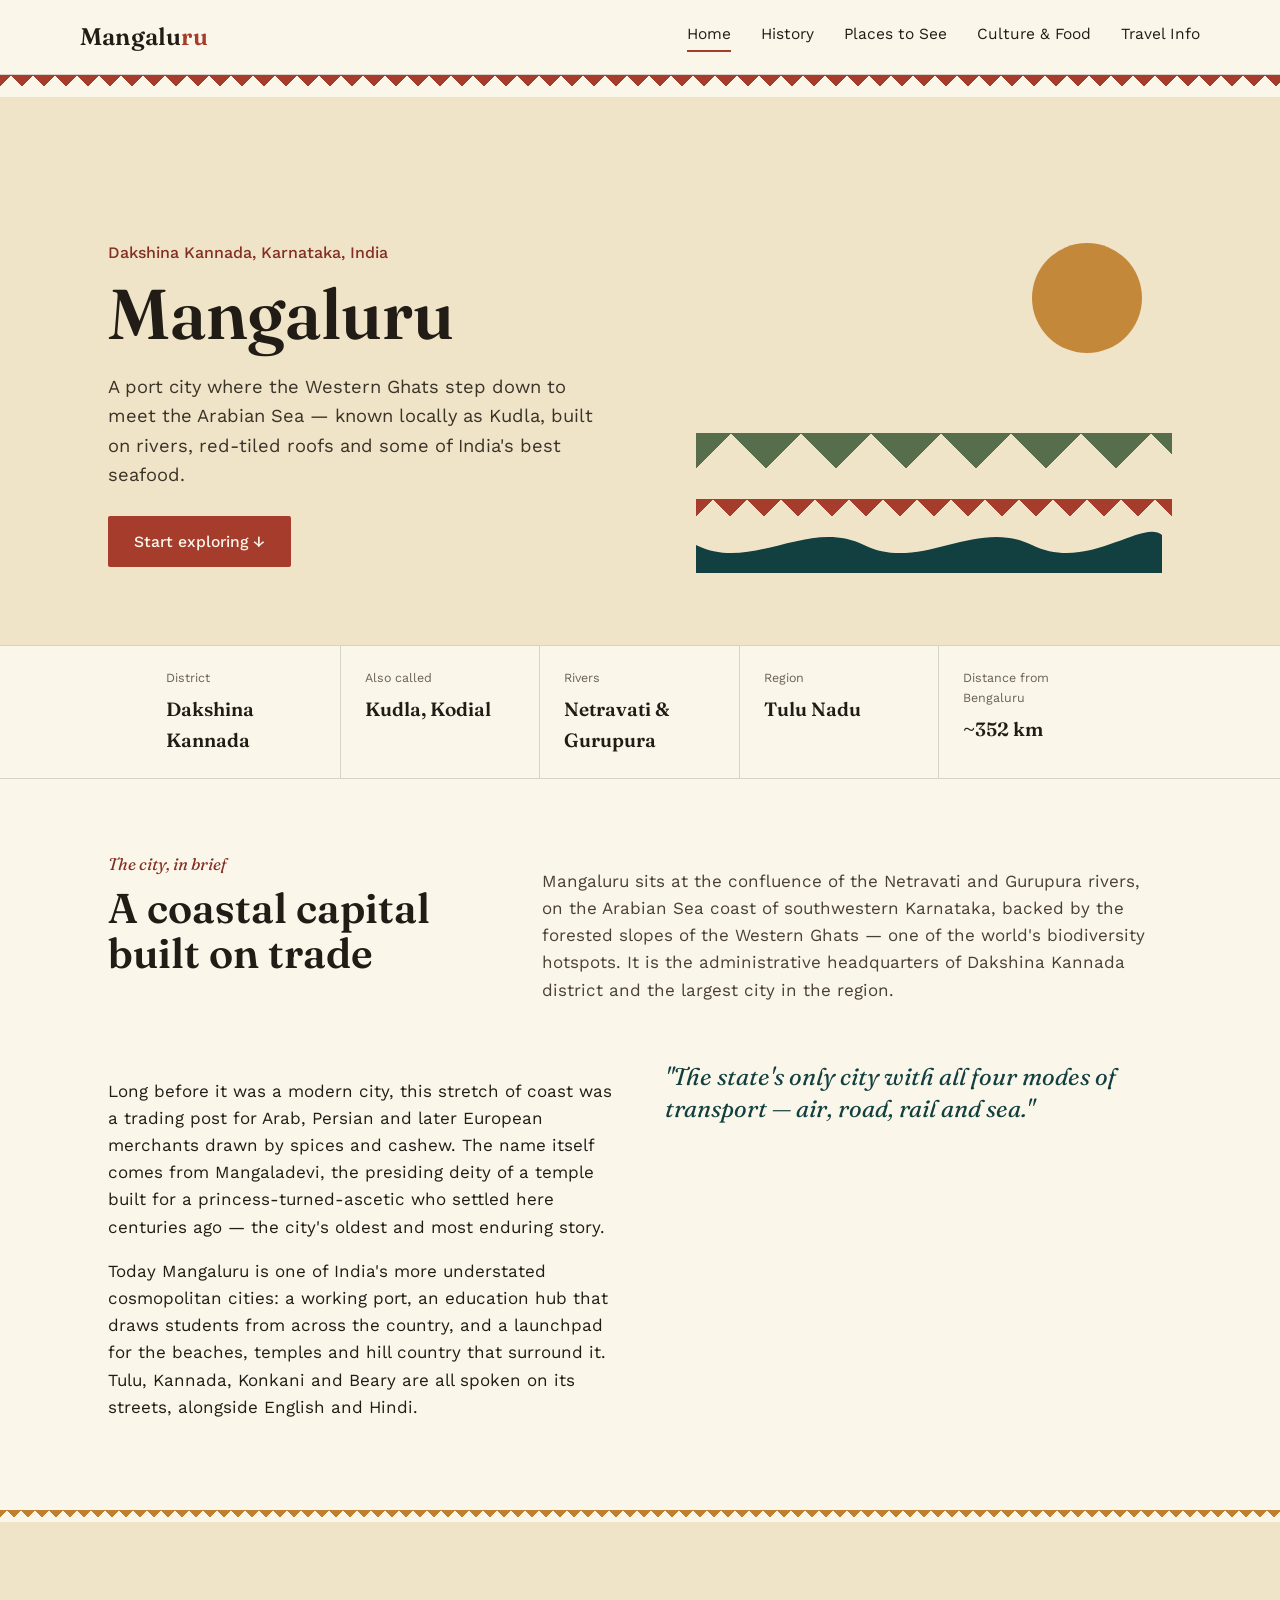
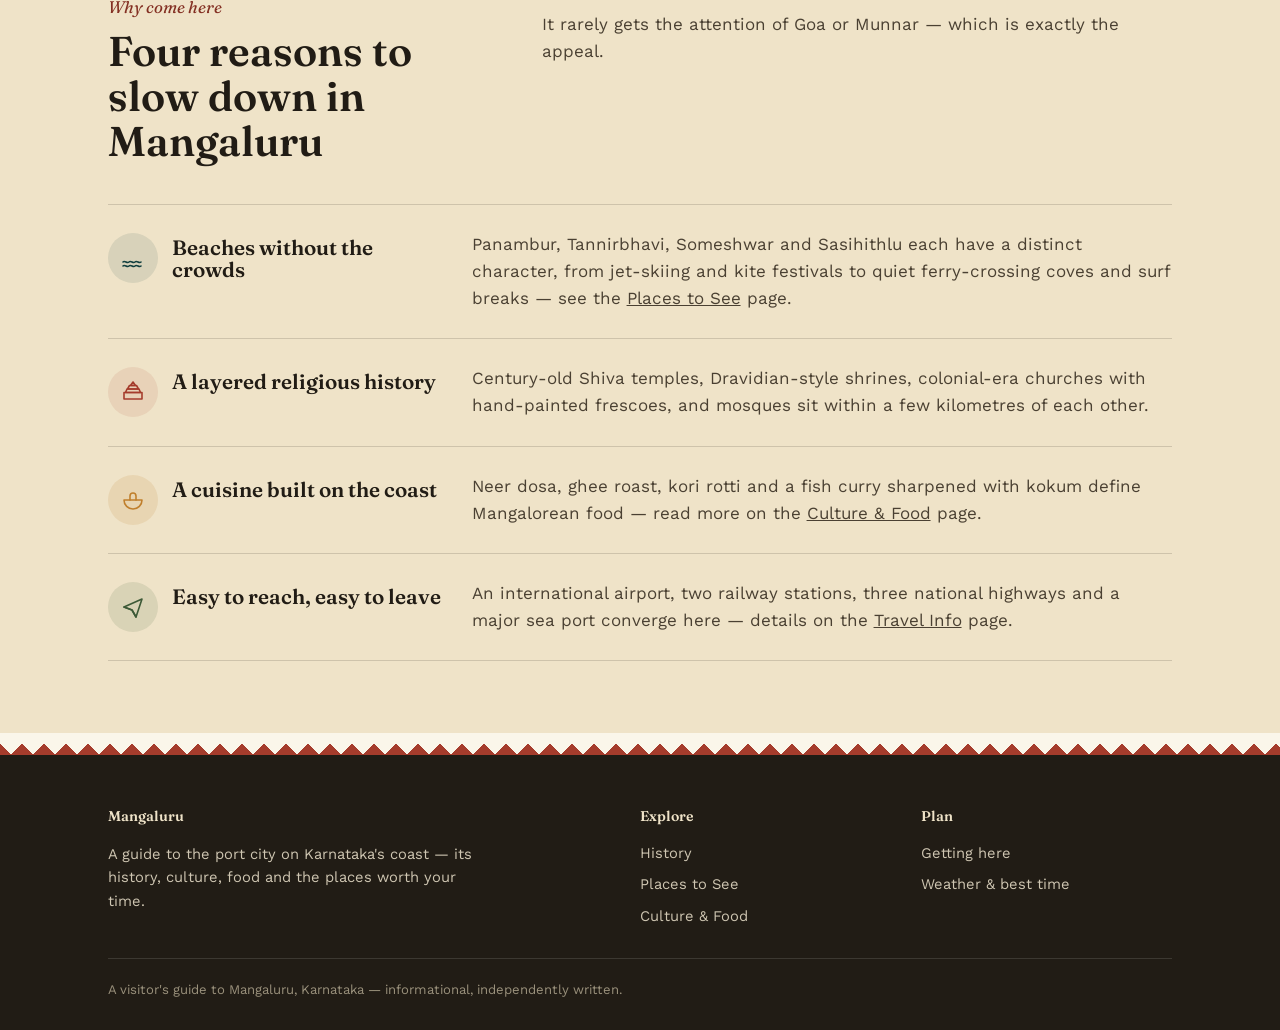
<file: mangaluru-site/index.html>
<!DOCTYPE html>
<html lang="en">
<head>
<meta charset="UTF-8">
<meta name="viewport" content="width=device-width, initial-scale=1.0">
<title>Mangaluru — A Guide to the Coastal Capital of Tulu Nadu</title>
<meta name="description" content="A complete guide to Mangaluru: history, geography, culture, cuisine, places to visit and travel information.">
<link rel="stylesheet" href="css/style.css">
</head>
<body>

<header class="site">
  <div class="container nav-row">
    <a href="index.html" class="brand">Mangalu<span>ru</span></a>
    <button class="nav-toggle" aria-label="Toggle menu">☰</button>
    <nav class="links">
      <a href="index.html" class="active">Home</a>
      <a href="history.html">History</a>
      <a href="places.html">Places to See</a>
      <a href="culture.html">Culture &amp; Food</a>
      <a href="travel.html">Travel Info</a>
    </nav>
  </div>
</header>

<div class="roofline"></div>

<section class="hero">
  <div class="hero-inner">
    <div>
      <p class="kicker">Dakshina Kannada, Karnataka, India</p>
      <h1>Mangaluru</h1>
      <p class="lede">A port city where the Western Ghats step down to meet the Arabian Sea — known locally as Kudla, built on rivers, red-tiled roofs and some of India's best seafood.</p>
      <a class="hero-cta" href="#overview">Start exploring ↓</a>
    </div>
    <div class="hero-art">
      <div class="sun"></div>
      <div class="hills"></div>
      <div class="roofs"></div>
      <svg class="wave" viewBox="0 0 500 60" preserveAspectRatio="none" xmlns="http://www.w3.org/2000/svg">
        <path d="M0,30 C60,60 120,0 180,30 C240,60 300,0 360,30 C420,60 480,0 500,20 L500,60 L0,60 Z" fill="#123f3f"></path>
      </svg>
    </div>
  </div>
</section>

<div class="facts">
  <div class="container facts" style="border:none;">
    <div class="fact">
      <div class="label">District</div>
      <div class="value">Dakshina Kannada</div>
    </div>
    <div class="fact">
      <div class="label">Also called</div>
      <div class="value">Kudla, Kodial</div>
    </div>
    <div class="fact">
      <div class="label">Rivers</div>
      <div class="value">Netravati &amp; Gurupura</div>
    </div>
    <div class="fact">
      <div class="label">Region</div>
      <div class="value">Tulu Nadu</div>
    </div>
    <div class="fact">
      <div class="label">Distance from Bengaluru</div>
      <div class="value">~352 km</div>
    </div>
  </div>
</div>

<section id="overview">
  <div class="container">
    <div class="section-head">
      <div>
        <span class="section-num">The city, in brief</span>
        <h2>A coastal capital built on trade</h2>
      </div>
      <p class="desc">Mangaluru sits at the confluence of the Netravati and Gurupura rivers, on the Arabian Sea coast of southwestern Karnataka, backed by the forested slopes of the Western Ghats — one of the world's biodiversity hotspots. It is the administrative headquarters of Dakshina Kannada district and the largest city in the region.</p>
      </div>

    <div class="split">
      <div>
        <p>Long before it was a modern city, this stretch of coast was a trading post for Arab, Persian and later European merchants drawn by spices and cashew. The name itself comes from Mangaladevi, the presiding deity of a temple built for a princess-turned-ascetic who settled here centuries ago — the city's oldest and most enduring story.</p>
        <p>Today Mangaluru is one of India's more understated cosmopolitan cities: a working port, an education hub that draws students from across the country, and a launchpad for the beaches, temples and hill country that surround it. Tulu, Kannada, Konkani and Beary are all spoken on its streets, alongside English and Hindi.</p>
      </div>
      <p class="pull">"The state's only city with all four modes of transport — air, road, rail and sea."</p>
    </div>
  </div>
</section>

<div class="roofline ochre thin"></div>

<section class="tint">
  <div class="container">
    <div class="section-head">
      <div>
        <span class="section-num">Why come here</span>
        <h2>Four reasons to slow down in Mangaluru</h2>
      </div>
      <p class="desc">It rarely gets the attention of Goa or Munnar — which is exactly the appeal.</p>
    </div>

    <div class="stack">
      <div class="row-item">
        <div class="ri-head">
          <span class="icon-badge teal"><svg viewBox="0 0 24 24"><path d="M2 16c2-2 4 2 6 0s4 2 6 0 4 2 6 0"/><path d="M2 20c2-2 4 2 6 0s4 2 6 0 4 2 6 0"/></svg></span>
          <h3>Beaches without the crowds</h3>
        </div>
        <div class="ri-body"><p>Panambur, Tannirbhavi, Someshwar and Sasihithlu each have a distinct character, from jet-skiing and kite festivals to quiet ferry-crossing coves and surf breaks — see the <a href="places.html">Places to See</a> page.</p></div>
      </div>
      <div class="row-item">
        <div class="ri-head">
          <span class="icon-badge"><svg viewBox="0 0 24 24"><path d="M12 2l2.5 3.5h-5z"/><path d="M8.5 5.5h7l2 3.5h-11z"/><path d="M6 9h12l1.5 3.5h-15z"/><path d="M3 12.5h18V19H3z"/></svg></span>
          <h3>A layered religious history</h3>
        </div>
        <div class="ri-body"><p>Century-old Shiva temples, Dravidian-style shrines, colonial-era churches with hand-painted frescoes, and mosques sit within a few kilometres of each other.</p></div>
      </div>
      <div class="row-item">
        <div class="ri-head">
          <span class="icon-badge ochre"><svg viewBox="0 0 24 24"><path d="M3 12h18a9 9 0 01-18 0z"/><path d="M9 12V8a3 3 0 016 0v4"/></svg></span>
          <h3>A cuisine built on the coast</h3>
        </div>
        <div class="ri-body"><p>Neer dosa, ghee roast, kori rotti and a fish curry sharpened with kokum define Mangalorean food — read more on the <a href="culture.html">Culture &amp; Food</a> page.</p></div>
      </div>
      <div class="row-item">
        <div class="ri-head">
          <span class="icon-badge green"><svg viewBox="0 0 24 24"><path d="M3 12l18-8-6 18-4-7z"/><path d="M15 22l-4-7-8-3"/></svg></span>
          <h3>Easy to reach, easy to leave</h3>
        </div>
        <div class="ri-body"><p>An international airport, two railway stations, three national highways and a major sea port converge here — details on the <a href="travel.html">Travel Info</a> page.</p></div>
      </div>
    </div>
  </div>
</section>

<div class="roofline flip"></div>

<footer>
  <div class="container">
    <div class="foot-grid">
      <div>
        <h5>Mangaluru</h5>
        <p>A guide to the port city on Karnataka's coast — its history, culture, food and the places worth your time.</p>
      </div>
      <div>
        <h5>Explore</h5>
        <nav>
          <a href="history.html">History</a>
          <a href="places.html">Places to See</a>
          <a href="culture.html">Culture &amp; Food</a>
        </nav>
      </div>
      <div>
        <h5>Plan</h5>
        <nav>
          <a href="travel.html">Getting here</a>
          <a href="travel.html#climate">Weather &amp; best time</a>
        </nav>
      </div>
    </div>
    <div class="foot-bottom">A visitor's guide to Mangaluru, Karnataka — informational, independently written.</div>
  </div>
</footer>

<script src="js/script.js"></script>
</body>
</html>
</file>
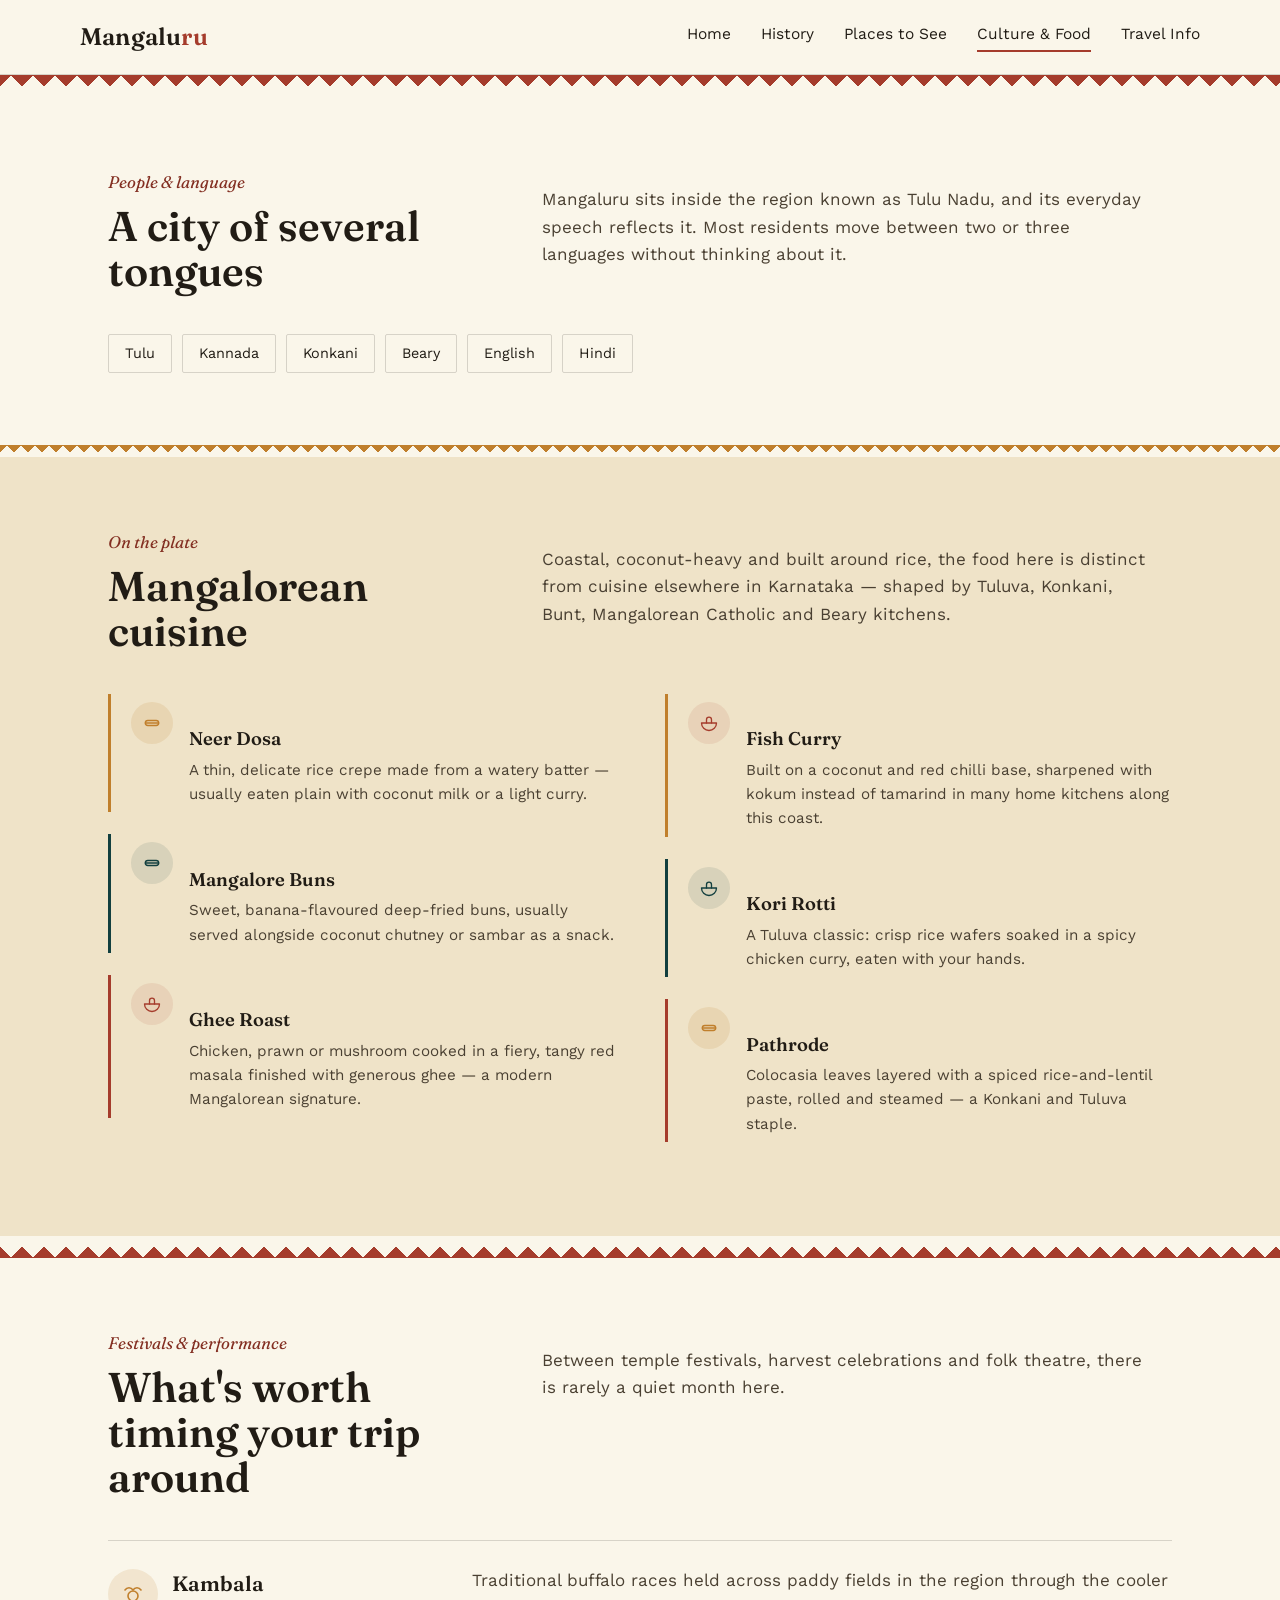
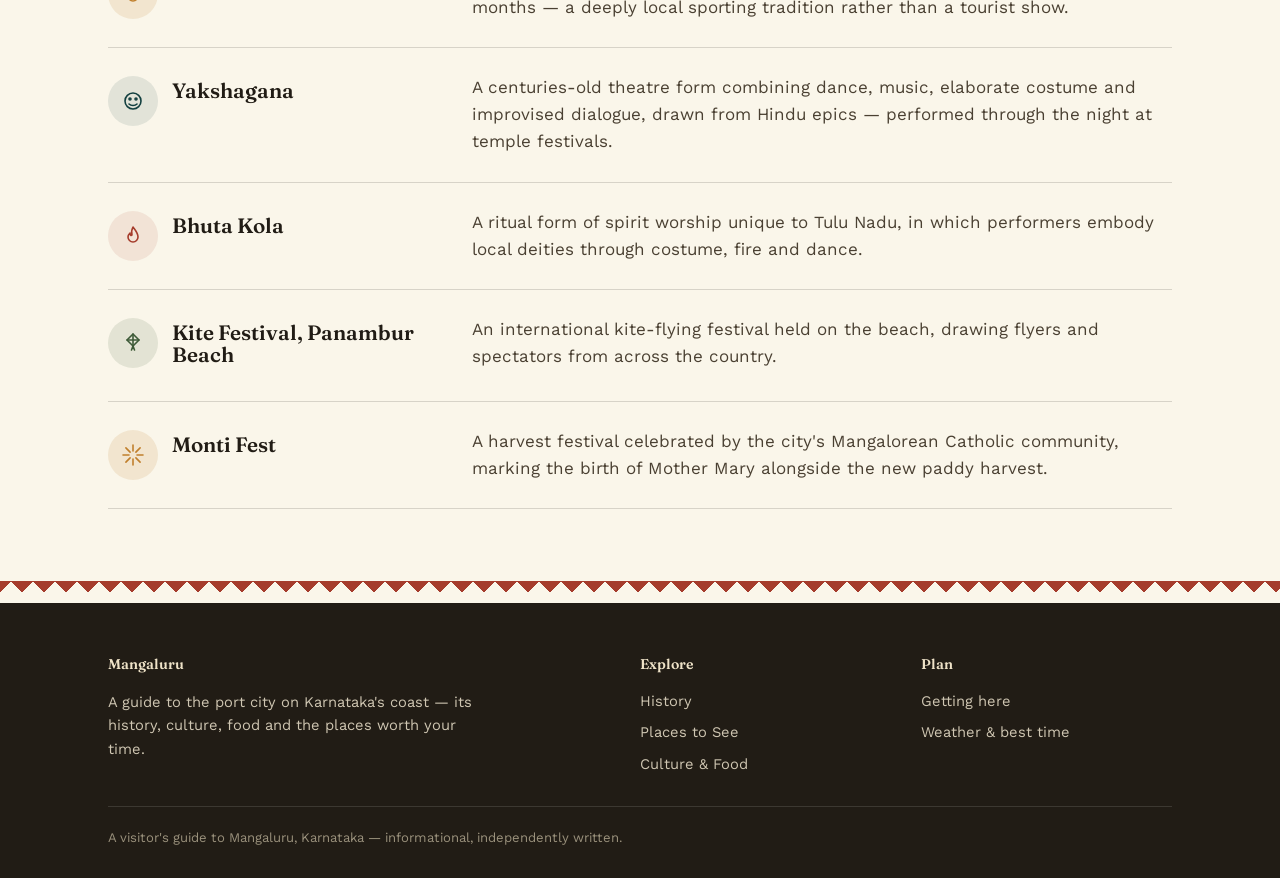
<file: mangaluru-site/culture.html>
<!DOCTYPE html>
<html lang="en">
<head>
<meta charset="UTF-8">
<meta name="viewport" content="width=device-width, initial-scale=1.0">
<title>Culture &amp; Food of Mangaluru</title>
<meta name="description" content="Languages, festivals, art forms and the signature dishes of Mangalorean cuisine.">
<link rel="stylesheet" href="css/style.css">
</head>
<body>

<header class="site">
  <div class="container nav-row">
    <a href="index.html" class="brand">Mangalu<span>ru</span></a>
    <button class="nav-toggle" aria-label="Toggle menu">☰</button>
    <nav class="links">
      <a href="index.html">Home</a>
      <a href="history.html">History</a>
      <a href="places.html">Places to See</a>
      <a href="culture.html" class="active">Culture &amp; Food</a>
      <a href="travel.html">Travel Info</a>
    </nav>
  </div>
</header>

<div class="roofline"></div>

<section>
  <div class="container">
    <div class="section-head">
      <div>
        <span class="section-num">People &amp; language</span>
        <h2>A city of several tongues</h2>
      </div>
      <p class="desc">Mangaluru sits inside the region known as Tulu Nadu, and its everyday speech reflects it. Most residents move between two or three languages without thinking about it.</p>
    </div>
    <div class="chips">
      <span class="chip">Tulu</span>
      <span class="chip">Kannada</span>
      <span class="chip">Konkani</span>
      <span class="chip">Beary</span>
      <span class="chip">English</span>
      <span class="chip">Hindi</span>
    </div>
  </div>
</section>

<div class="roofline ochre thin"></div>

<section class="tint">
  <div class="container">
    <div class="section-head">
      <div>
        <span class="section-num">On the plate</span>
        <h2>Mangalorean cuisine</h2>
      </div>
      <p class="desc">Coastal, coconut-heavy and built around rice, the food here is distinct from cuisine elsewhere in Karnataka — shaped by Tuluva, Konkani, Bunt, Mangalorean Catholic and Beary kitchens.</p>
    </div>

    <div class="split">
      <div>
        <div class="dish">
          <span class="icon-badge ochre"><svg viewBox="0 0 24 24"><rect x="4" y="9" width="16" height="6" rx="3"/><path d="M4 12h16"/></svg></span>
          <div><h4>Neer Dosa</h4><p>A thin, delicate rice crepe made from a watery batter — usually eaten plain with coconut milk or a light curry.</p></div>
        </div>
        <div class="dish">
          <span class="icon-badge teal"><svg viewBox="0 0 24 24"><rect x="4" y="9" width="16" height="6" rx="3"/><path d="M4 12h16"/></svg></span>
          <div><h4>Mangalore Buns</h4><p>Sweet, banana-flavoured deep-fried buns, usually served alongside coconut chutney or sambar as a snack.</p></div>
        </div>
        <div class="dish">
          <span class="icon-badge"><svg viewBox="0 0 24 24"><path d="M3 12h18a9 9 0 01-18 0z"/><path d="M9 12V8a3 3 0 016 0v4"/></svg></span>
          <div><h4>Ghee Roast</h4><p>Chicken, prawn or mushroom cooked in a fiery, tangy red masala finished with generous ghee — a modern Mangalorean signature.</p></div>
        </div>
      </div>
      <div>
        <div class="dish">
          <span class="icon-badge"><svg viewBox="0 0 24 24"><path d="M3 12h18a9 9 0 01-18 0z"/><path d="M9 12V8a3 3 0 016 0v4"/></svg></span>
          <div><h4>Fish Curry</h4><p>Built on a coconut and red chilli base, sharpened with kokum instead of tamarind in many home kitchens along this coast.</p></div>
        </div>
        <div class="dish">
          <span class="icon-badge teal"><svg viewBox="0 0 24 24"><path d="M3 12h18a9 9 0 01-18 0z"/><path d="M9 12V8a3 3 0 016 0v4"/></svg></span>
          <div><h4>Kori Rotti</h4><p>A Tuluva classic: crisp rice wafers soaked in a spicy chicken curry, eaten with your hands.</p></div>
        </div>
        <div class="dish">
          <span class="icon-badge ochre"><svg viewBox="0 0 24 24"><rect x="4" y="9" width="16" height="6" rx="3"/><path d="M4 12h16"/></svg></span>
          <div><h4>Pathrode</h4><p>Colocasia leaves layered with a spiced rice-and-lentil paste, rolled and steamed — a Konkani and Tuluva staple.</p></div>
        </div>
      </div>
    </div>
  </div>
</section>

<div class="roofline flip"></div>

<section>
  <div class="container">
    <div class="section-head">
      <div>
        <span class="section-num">Festivals &amp; performance</span>
        <h2>What's worth timing your trip around</h2>
      </div>
      <p class="desc">Between temple festivals, harvest celebrations and folk theatre, there is rarely a quiet month here.</p>
    </div>

    <div class="stack">
      <div class="row-item">
        <div class="ri-head">
          <span class="icon-badge ochre"><svg viewBox="0 0 24 24"><path d="M4 8c2-3 6-3 8 0 2-3 6-3 8 0"/><circle cx="12" cy="14" r="5"/></svg></span>
          <h3>Kambala</h3>
        </div>
        <div class="ri-body"><p>Traditional buffalo races held across paddy fields in the region through the cooler months — a deeply local sporting tradition rather than a tourist show.</p></div>
      </div>
      <div class="row-item">
        <div class="ri-head">
          <span class="icon-badge teal"><svg viewBox="0 0 24 24"><circle cx="12" cy="12" r="8"/><circle cx="9" cy="10" r="1"/><circle cx="15" cy="10" r="1"/><path d="M8 15c2 2 6 2 8 0"/></svg></span>
          <h3>Yakshagana</h3>
        </div>
        <div class="ri-body"><p>A centuries-old theatre form combining dance, music, elaborate costume and improvised dialogue, drawn from Hindu epics — performed through the night at temple festivals.</p></div>
      </div>
      <div class="row-item">
        <div class="ri-head">
          <span class="icon-badge"><svg viewBox="0 0 24 24"><path d="M12 3c3 4 5 6 5 10a5 5 0 01-10 0c0-2 1-3 2-4 0 2 1 3 2 2-1-3 0-6 1-8z"/></svg></span>
          <h3>Bhuta Kola</h3>
        </div>
        <div class="ri-body"><p>A ritual form of spirit worship unique to Tulu Nadu, in which performers embody local deities through costume, fire and dance.</p></div>
      </div>
      <div class="row-item">
        <div class="ri-head">
          <span class="icon-badge green"><svg viewBox="0 0 24 24"><path d="M12 3l6 6-6 6-6-6z"/><path d="M12 3v12M6 9h12"/><path d="M12 15l-1.5 4M12 15l1.5 4"/></svg></span>
          <h3>Kite Festival, Panambur Beach</h3>
        </div>
        <div class="ri-body"><p>An international kite-flying festival held on the beach, drawing flyers and spectators from across the country.</p></div>
      </div>
      <div class="row-item">
        <div class="ri-head">
          <span class="icon-badge ochre"><svg viewBox="0 0 24 24"><path d="M12 2v6M12 16v6M2 12h6M16 12h6M4.9 4.9l4.2 4.2M14.9 14.9l4.2 4.2M19.1 4.9l-4.2 4.2M9.1 14.9l-4.2 4.2"/></svg></span>
          <h3>Monti Fest</h3>
        </div>
        <div class="ri-body"><p>A harvest festival celebrated by the city's Mangalorean Catholic community, marking the birth of Mother Mary alongside the new paddy harvest.</p></div>
      </div>
    </div>
  </div>
</section>

<div class="roofline"></div>

<footer>
  <div class="container">
    <div class="foot-grid">
      <div>
        <h5>Mangaluru</h5>
        <p>A guide to the port city on Karnataka's coast — its history, culture, food and the places worth your time.</p>
      </div>
      <div>
        <h5>Explore</h5>
        <nav>
          <a href="history.html">History</a>
          <a href="places.html">Places to See</a>
          <a href="culture.html">Culture &amp; Food</a>
        </nav>
      </div>
      <div>
        <h5>Plan</h5>
        <nav>
          <a href="travel.html">Getting here</a>
          <a href="travel.html#climate">Weather &amp; best time</a>
        </nav>
      </div>
    </div>
    <div class="foot-bottom">A visitor's guide to Mangaluru, Karnataka — informational, independently written.</div>
  </div>
</footer>

<script src="js/script.js"></script>
</body>
</html>
</file>
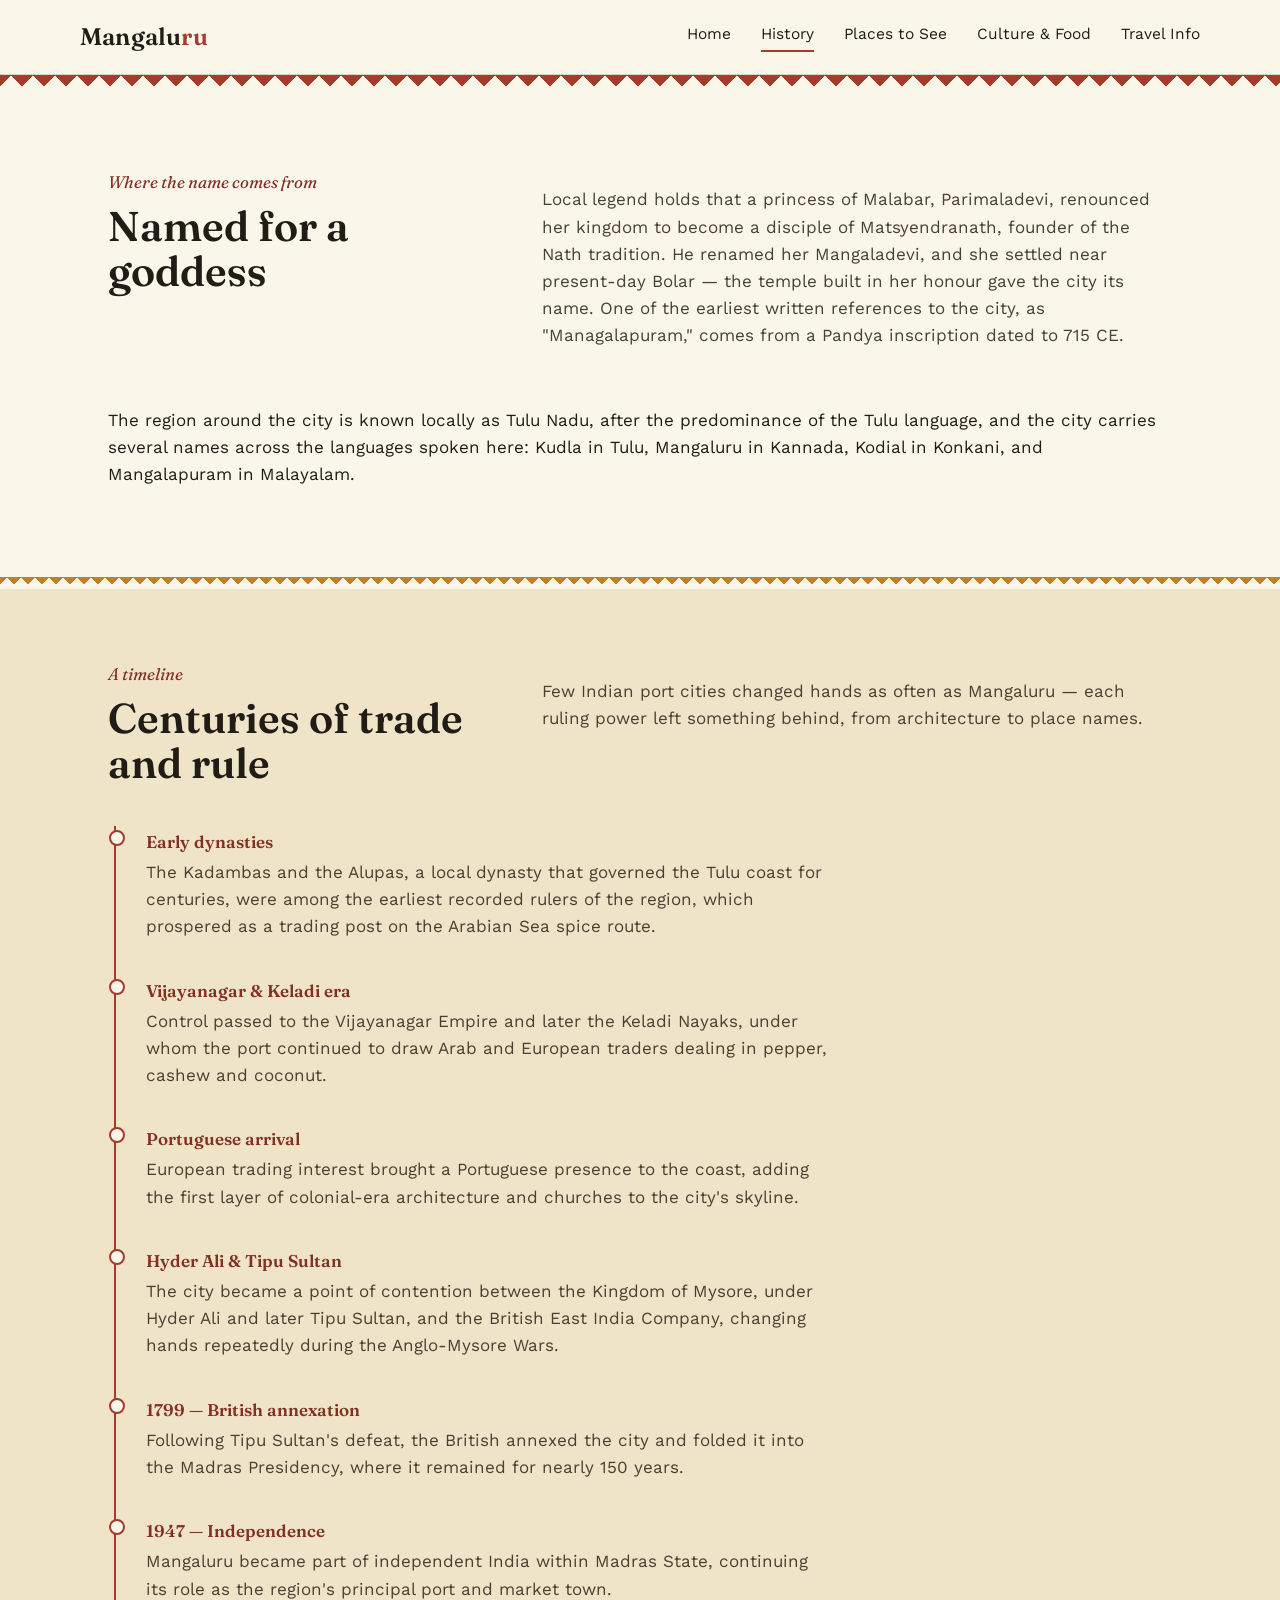
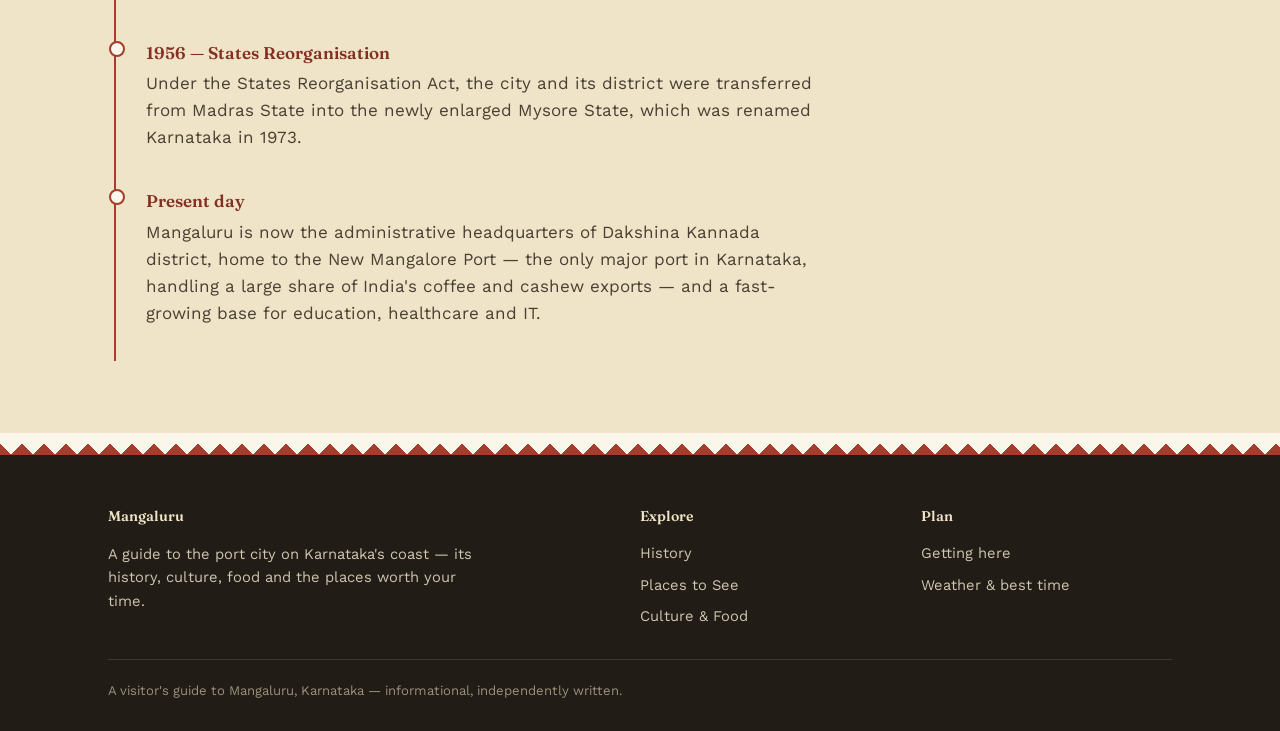
<file: mangaluru-site/history.html>
<!DOCTYPE html>
<html lang="en">
<head>
<meta charset="UTF-8">
<meta name="viewport" content="width=device-width, initial-scale=1.0">
<title>History of Mangaluru</title>
<meta name="description" content="The history of Mangaluru: its name, ruling dynasties, the Portuguese and British eras, and its path into modern Karnataka.">
<link rel="stylesheet" href="css/style.css">
</head>
<body>

<header class="site">
  <div class="container nav-row">
    <a href="index.html" class="brand">Mangalu<span>ru</span></a>
    <button class="nav-toggle" aria-label="Toggle menu">☰</button>
    <nav class="links">
      <a href="index.html">Home</a>
      <a href="history.html" class="active">History</a>
      <a href="places.html">Places to See</a>
      <a href="culture.html">Culture &amp; Food</a>
      <a href="travel.html">Travel Info</a>
    </nav>
  </div>
</header>

<div class="roofline"></div>

<section>
  <div class="container">
    <div class="section-head">
      <div>
        <span class="section-num">Where the name comes from</span>
        <h2>Named for a goddess</h2>
      </div>
      <p class="desc">Local legend holds that a princess of Malabar, Parimaladevi, renounced her kingdom to become a disciple of Matsyendranath, founder of the Nath tradition. He renamed her Mangaladevi, and she settled near present-day Bolar — the temple built in her honour gave the city its name. One of the earliest written references to the city, as "Managalapuram," comes from a Pandya inscription dated to 715 CE.</p>
    </div>
    <p>The region around the city is known locally as Tulu Nadu, after the predominance of the Tulu language, and the city carries several names across the languages spoken here: Kudla in Tulu, Mangaluru in Kannada, Kodial in Konkani, and Mangalapuram in Malayalam.</p>
  </div>
</section>

<div class="roofline ochre thin"></div>

<section class="tint">
  <div class="container">
    <div class="section-head">
      <div>
        <span class="section-num">A timeline</span>
        <h2>Centuries of trade and rule</h2>
      </div>
      <p class="desc">Few Indian port cities changed hands as often as Mangaluru — each ruling power left something behind, from architecture to place names.</p>
    </div>

    <div class="timeline">
      <div class="tl-item">
        <span class="yr">Early dynasties</span>
        <p>The Kadambas and the Alupas, a local dynasty that governed the Tulu coast for centuries, were among the earliest recorded rulers of the region, which prospered as a trading post on the Arabian Sea spice route.</p>
      </div>
      <div class="tl-item">
        <span class="yr">Vijayanagar &amp; Keladi era</span>
        <p>Control passed to the Vijayanagar Empire and later the Keladi Nayaks, under whom the port continued to draw Arab and European traders dealing in pepper, cashew and coconut.</p>
      </div>
      <div class="tl-item">
        <span class="yr">Portuguese arrival</span>
        <p>European trading interest brought a Portuguese presence to the coast, adding the first layer of colonial-era architecture and churches to the city's skyline.</p>
      </div>
      <div class="tl-item">
        <span class="yr">Hyder Ali &amp; Tipu Sultan</span>
        <p>The city became a point of contention between the Kingdom of Mysore, under Hyder Ali and later Tipu Sultan, and the British East India Company, changing hands repeatedly during the Anglo-Mysore Wars.</p>
      </div>
      <div class="tl-item">
        <span class="yr">1799 — British annexation</span>
        <p>Following Tipu Sultan's defeat, the British annexed the city and folded it into the Madras Presidency, where it remained for nearly 150 years.</p>
      </div>
      <div class="tl-item">
        <span class="yr">1947 — Independence</span>
        <p>Mangaluru became part of independent India within Madras State, continuing its role as the region's principal port and market town.</p>
      </div>
      <div class="tl-item">
        <span class="yr">1956 — States Reorganisation</span>
        <p>Under the States Reorganisation Act, the city and its district were transferred from Madras State into the newly enlarged Mysore State, which was renamed Karnataka in 1973.</p>
      </div>
      <div class="tl-item">
        <span class="yr">Present day</span>
        <p>Mangaluru is now the administrative headquarters of Dakshina Kannada district, home to the New Mangalore Port — the only major port in Karnataka, handling a large share of India's coffee and cashew exports — and a fast-growing base for education, healthcare and IT.</p>
      </div>
    </div>
  </div>
</section>

<div class="roofline flip"></div>

<footer>
  <div class="container">
    <div class="foot-grid">
      <div>
        <h5>Mangaluru</h5>
        <p>A guide to the port city on Karnataka's coast — its history, culture, food and the places worth your time.</p>
      </div>
      <div>
        <h5>Explore</h5>
        <nav>
          <a href="history.html">History</a>
          <a href="places.html">Places to See</a>
          <a href="culture.html">Culture &amp; Food</a>
        </nav>
      </div>
      <div>
        <h5>Plan</h5>
        <nav>
          <a href="travel.html">Getting here</a>
          <a href="travel.html#climate">Weather &amp; best time</a>
        </nav>
      </div>
    </div>
    <div class="foot-bottom">A visitor's guide to Mangaluru, Karnataka — informational, independently written.</div>
  </div>
</footer>

<script src="js/script.js"></script>
</body>
</html>
</file>
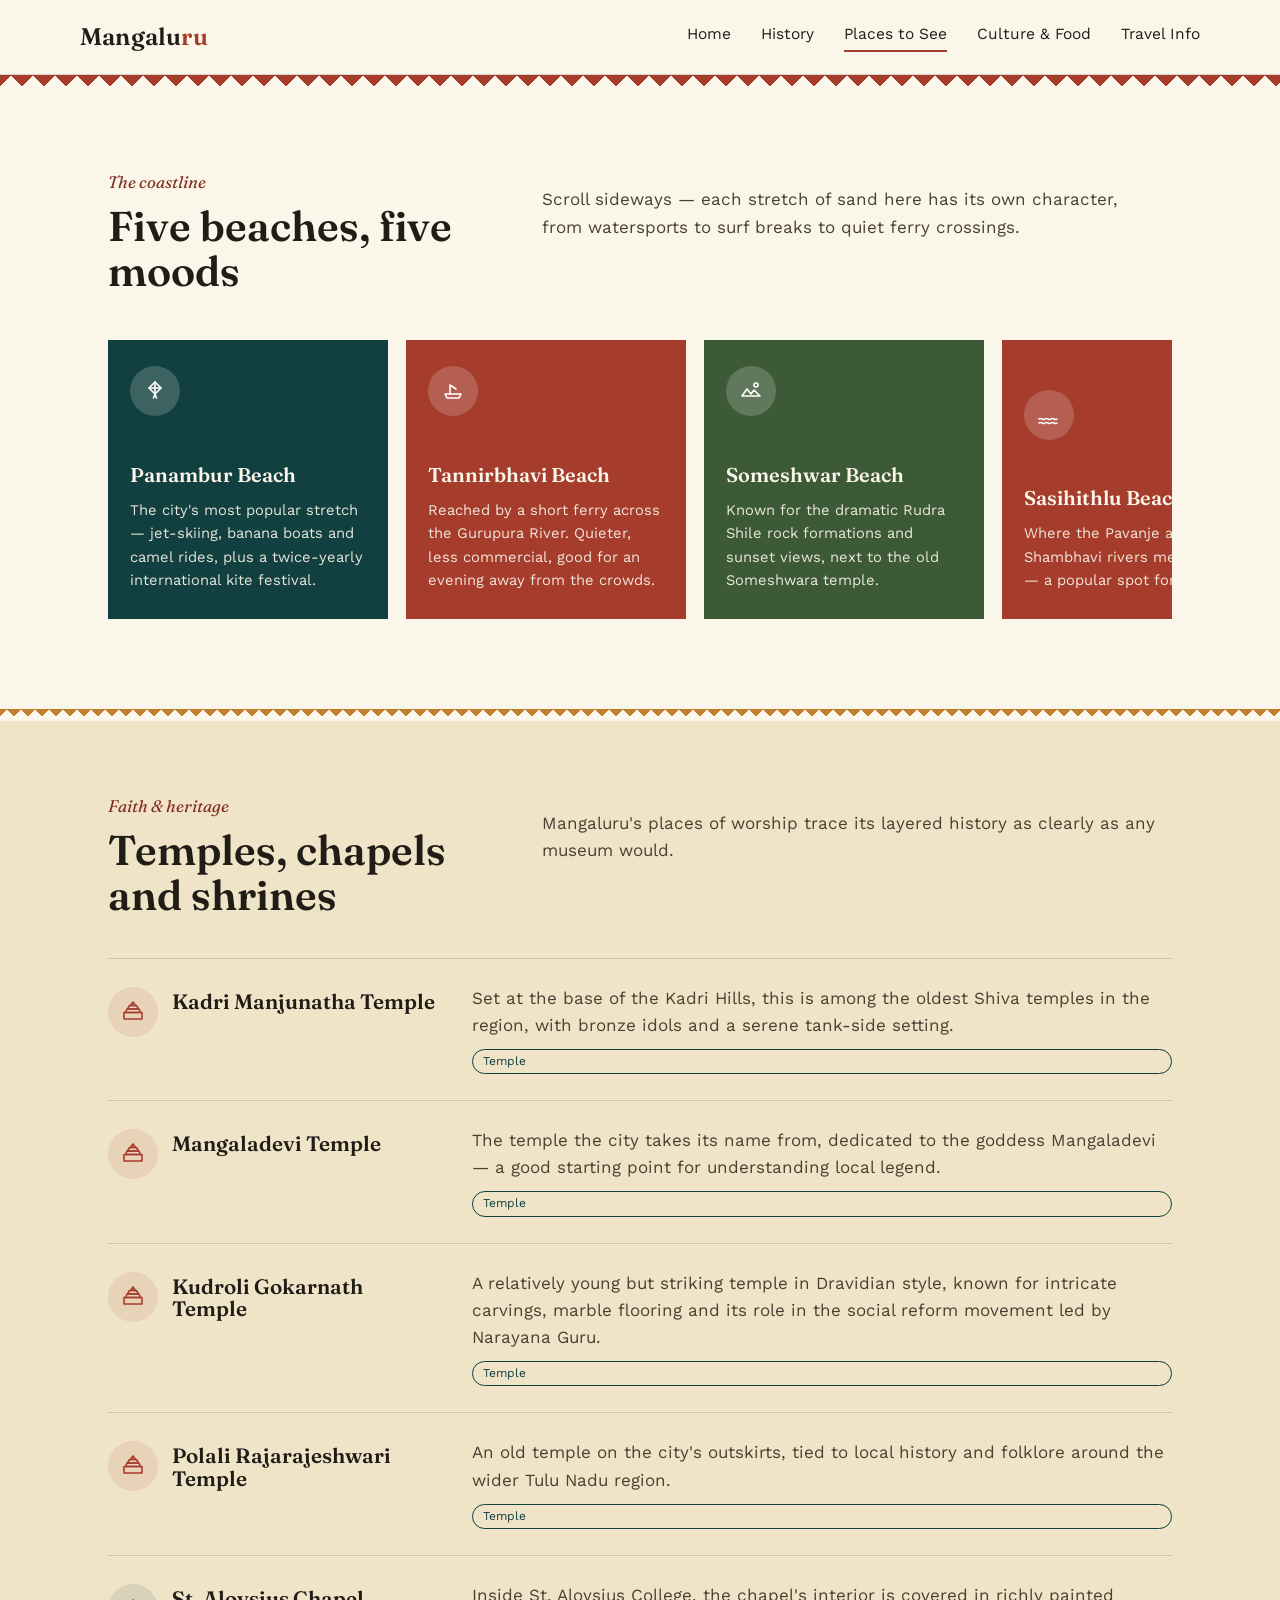
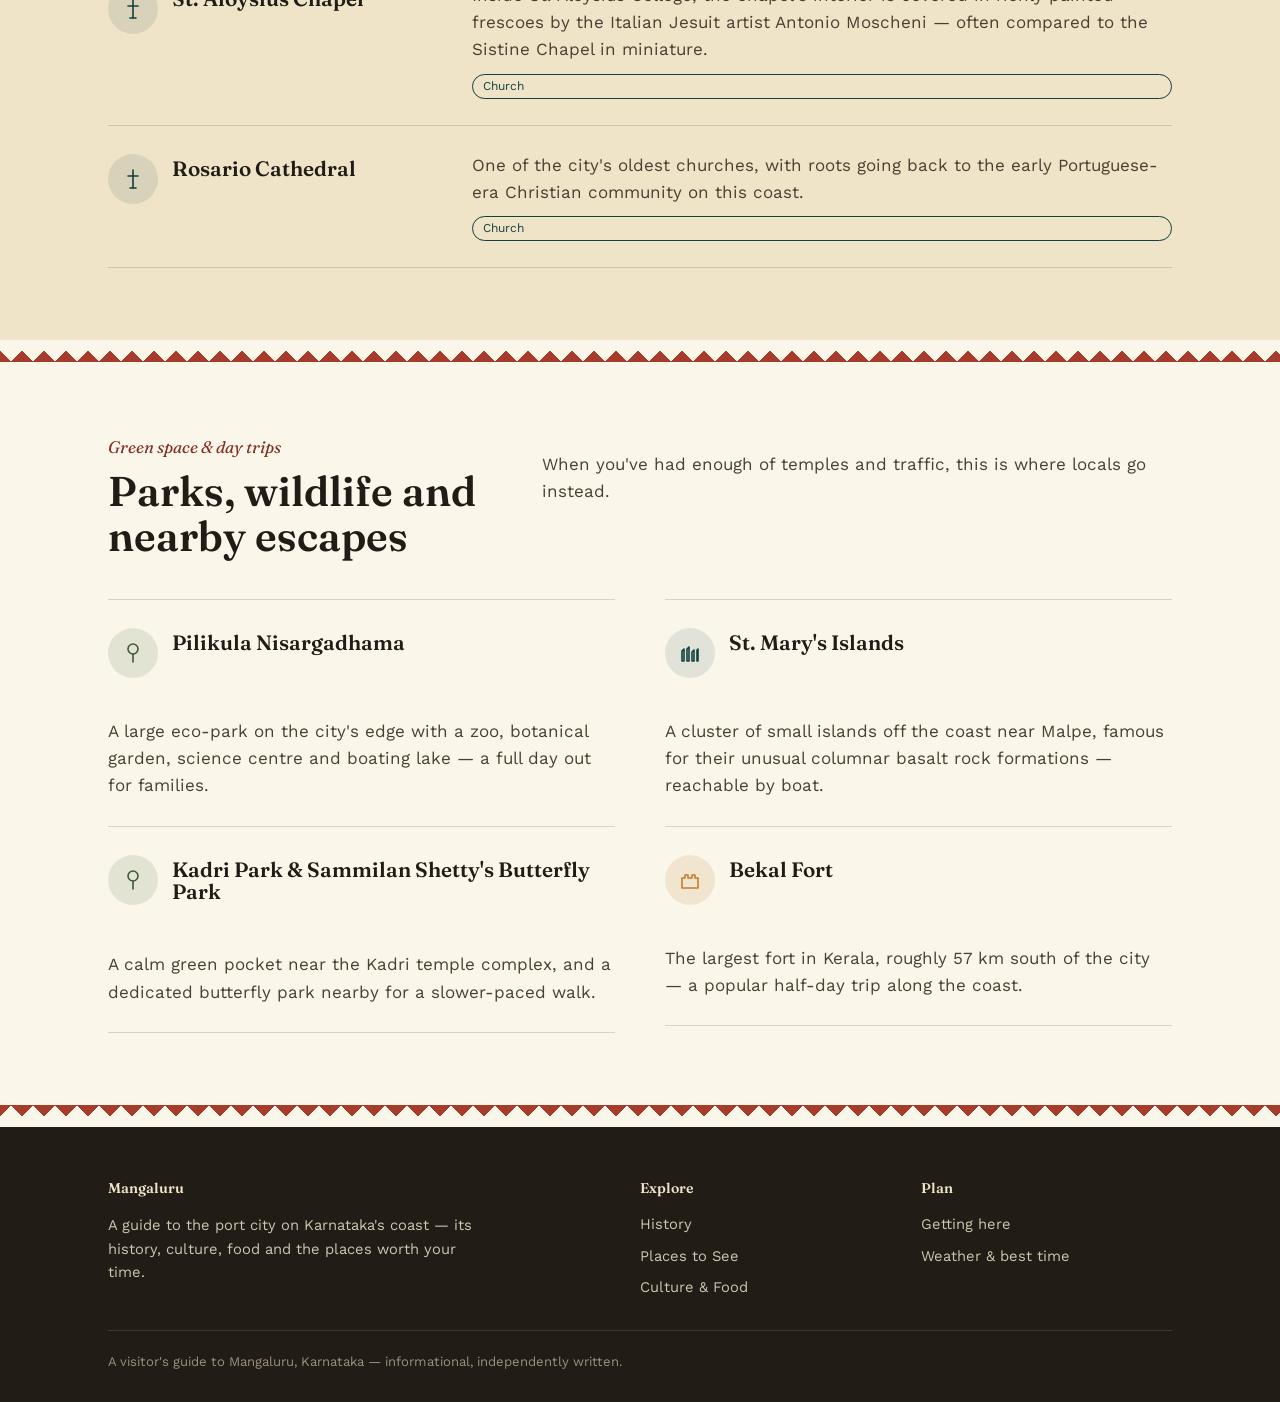
<file: mangaluru-site/places.html>
<!DOCTYPE html>
<html lang="en">
<head>
<meta charset="UTF-8">
<meta name="viewport" content="width=device-width, initial-scale=1.0">
<title>Places to See in Mangaluru</title>
<meta name="description" content="Beaches, temples, churches, parks and day trips around Mangaluru.">
<link rel="stylesheet" href="css/style.css">
</head>
<body>

<header class="site">
  <div class="container nav-row">
    <a href="index.html" class="brand">Mangalu<span>ru</span></a>
    <button class="nav-toggle" aria-label="Toggle menu">☰</button>
    <nav class="links">
      <a href="index.html">Home</a>
      <a href="history.html">History</a>
      <a href="places.html" class="active">Places to See</a>
      <a href="culture.html">Culture &amp; Food</a>
      <a href="travel.html">Travel Info</a>
    </nav>
  </div>
</header>

<div class="roofline"></div>

<section>
  <div class="container">
    <div class="section-head">
      <div>
        <span class="section-num">The coastline</span>
        <h2>Five beaches, five moods</h2>
      </div>
      <p class="desc">Scroll sideways — each stretch of sand here has its own character, from watersports to surf breaks to quiet ferry crossings.</p>
    </div>

    <div class="hscroll">
      <div class="beach-card">
        <span class="icon-badge"><svg viewBox="0 0 24 24"><path d="M12 3l6 6-6 6-6-6z"/><path d="M12 3v12M6 9h12"/><path d="M12 15l-1.5 4M12 15l1.5 4"/></svg></span>
        <h4>Panambur Beach</h4>
        <p>The city's most popular stretch — jet-skiing, banana boats and camel rides, plus a twice-yearly international kite festival.</p>
      </div>
      <div class="beach-card">
        <span class="icon-badge"><svg viewBox="0 0 24 24"><path d="M4 15h16l-2 4H6z"/><path d="M9 15V6l6 4"/></svg></span>
        <h4>Tannirbhavi Beach</h4>
        <p>Reached by a short ferry across the Gurupura River. Quieter, less commercial, good for an evening away from the crowds.</p>
      </div>
      <div class="beach-card">
        <span class="icon-badge"><svg viewBox="0 0 24 24"><circle cx="17" cy="6" r="2"/><path d="M3 17l5-7 4 5 3-4 6 6z"/></svg></span>
        <h4>Someshwar Beach</h4>
        <p>Known for the dramatic Rudra Shile rock formations and sunset views, next to the old Someshwara temple.</p>
      </div>
      <div class="beach-card">
        <span class="icon-badge"><svg viewBox="0 0 24 24"><path d="M2 16c2-2 4 2 6 0s4 2 6 0 4 2 6 0"/><path d="M2 20c2-2 4 2 6 0s4 2 6 0 4 2 6 0"/></svg></span>
        <h4>Sasihithlu Beach</h4>
        <p>Where the Pavanje and Shambhavi rivers meet the sea — a popular spot for surfing.</p>
      </div>
      <div class="beach-card">
        <span class="icon-badge"><svg viewBox="0 0 24 24"><path d="M10 21h4V9l-2-5-2 5z"/><path d="M7 21h10"/><path d="M4 9l3 1M20 9l-3 1"/></svg></span>
        <h4>Surathkal Beach</h4>
        <p>Near the NITK campus, with a working lighthouse and a long, scenic coastline.</p>
      </div>
    </div>
  </div>
</section>

<div class="roofline ochre thin"></div>

<section class="tint">
  <div class="container">
    <div class="section-head">
      <div>
        <span class="section-num">Faith &amp; heritage</span>
        <h2>Temples, chapels and shrines</h2>
      </div>
      <p class="desc">Mangaluru's places of worship trace its layered history as clearly as any museum would.</p>
    </div>

    <div class="stack">
      <div class="row-item">
        <div class="ri-head">
          <span class="icon-badge"><svg viewBox="0 0 24 24"><path d="M12 2l2.5 3.5h-5z"/><path d="M8.5 5.5h7l2 3.5h-11z"/><path d="M6 9h12l1.5 3.5h-15z"/><path d="M3 12.5h18V19H3z"/></svg></span>
          <h3>Kadri Manjunatha Temple</h3>
        </div>
        <div class="ri-body"><p>Set at the base of the Kadri Hills, this is among the oldest Shiva temples in the region, with bronze idols and a serene tank-side setting.</p><span class="tag">Temple</span></div>
      </div>
      <div class="row-item">
        <div class="ri-head">
          <span class="icon-badge"><svg viewBox="0 0 24 24"><path d="M12 2l2.5 3.5h-5z"/><path d="M8.5 5.5h7l2 3.5h-11z"/><path d="M6 9h12l1.5 3.5h-15z"/><path d="M3 12.5h18V19H3z"/></svg></span>
          <h3>Mangaladevi Temple</h3>
        </div>
        <div class="ri-body"><p>The temple the city takes its name from, dedicated to the goddess Mangaladevi — a good starting point for understanding local legend.</p><span class="tag">Temple</span></div>
      </div>
      <div class="row-item">
        <div class="ri-head">
          <span class="icon-badge"><svg viewBox="0 0 24 24"><path d="M12 2l2.5 3.5h-5z"/><path d="M8.5 5.5h7l2 3.5h-11z"/><path d="M6 9h12l1.5 3.5h-15z"/><path d="M3 12.5h18V19H3z"/></svg></span>
          <h3>Kudroli Gokarnath Temple</h3>
        </div>
        <div class="ri-body"><p>A relatively young but striking temple in Dravidian style, known for intricate carvings, marble flooring and its role in the social reform movement led by Narayana Guru.</p><span class="tag">Temple</span></div>
      </div>
      <div class="row-item">
        <div class="ri-head">
          <span class="icon-badge"><svg viewBox="0 0 24 24"><path d="M12 2l2.5 3.5h-5z"/><path d="M8.5 5.5h7l2 3.5h-11z"/><path d="M6 9h12l1.5 3.5h-15z"/><path d="M3 12.5h18V19H3z"/></svg></span>
          <h3>Polali Rajarajeshwari Temple</h3>
        </div>
        <div class="ri-body"><p>An old temple on the city's outskirts, tied to local history and folklore around the wider Tulu Nadu region.</p><span class="tag">Temple</span></div>
      </div>
      <div class="row-item">
        <div class="ri-head">
          <span class="icon-badge teal"><svg viewBox="0 0 24 24"><path d="M12 3v18M7 9h10"/><path d="M9 21h6"/></svg></span>
          <h3>St. Aloysius Chapel</h3>
        </div>
        <div class="ri-body"><p>Inside St. Aloysius College, the chapel's interior is covered in richly painted frescoes by the Italian Jesuit artist Antonio Moscheni — often compared to the Sistine Chapel in miniature.</p><span class="tag">Church</span></div>
      </div>
      <div class="row-item">
        <div class="ri-head">
          <span class="icon-badge teal"><svg viewBox="0 0 24 24"><path d="M12 3v18M7 9h10"/><path d="M9 21h6"/></svg></span>
          <h3>Rosario Cathedral</h3>
        </div>
        <div class="ri-body"><p>One of the city's oldest churches, with roots going back to the early Portuguese-era Christian community on this coast.</p><span class="tag">Church</span></div>
      </div>
    </div>
  </div>
</section>

<div class="roofline flip"></div>

<section>
  <div class="container">
    <div class="section-head">
      <div>
        <span class="section-num">Green space &amp; day trips</span>
        <h2>Parks, wildlife and nearby escapes</h2>
      </div>
      <p class="desc">When you've had enough of temples and traffic, this is where locals go instead.</p>
    </div>

    <div class="split">
      <div class="stack">
        <div class="row-item" style="grid-template-columns:1fr;">
          <div class="ri-head">
            <span class="icon-badge green"><svg viewBox="0 0 24 24"><circle cx="12" cy="8" r="5"/><path d="M12 13v8"/></svg></span>
            <h3>Pilikula Nisargadhama</h3>
          </div>
          <div class="ri-body" style="margin-top:10px;"><p>A large eco-park on the city's edge with a zoo, botanical garden, science centre and boating lake — a full day out for families.</p></div>
        </div>
        <div class="row-item" style="grid-template-columns:1fr;">
          <div class="ri-head">
            <span class="icon-badge green"><svg viewBox="0 0 24 24"><circle cx="12" cy="8" r="5"/><path d="M12 13v8"/></svg></span>
            <h3>Kadri Park &amp; Sammilan Shetty's Butterfly Park</h3>
          </div>
          <div class="ri-body" style="margin-top:10px;"><p>A calm green pocket near the Kadri temple complex, and a dedicated butterfly park nearby for a slower-paced walk.</p></div>
        </div>
      </div>
      <div class="stack">
        <div class="row-item" style="grid-template-columns:1fr;">
          <div class="ri-head">
            <span class="icon-badge teal"><svg viewBox="0 0 24 24"><path d="M4 20V10l2-2v12z"/><path d="M9 20V8l2-2v14z"/><path d="M14 20V11l2-2v11z"/><path d="M19 20V9l1-1v12z"/></svg></span>
            <h3>St. Mary's Islands</h3>
          </div>
          <div class="ri-body" style="margin-top:10px;"><p>A cluster of small islands off the coast near Malpe, famous for their unusual columnar basalt rock formations — reachable by boat.</p></div>
        </div>
        <div class="row-item" style="grid-template-columns:1fr;">
          <div class="ri-head">
            <span class="icon-badge ochre"><svg viewBox="0 0 24 24"><path d="M4 20V10h3V7h3v3h4V7h3v3h3v10z"/></svg></span>
            <h3>Bekal Fort</h3>
          </div>
          <div class="ri-body" style="margin-top:10px;"><p>The largest fort in Kerala, roughly 57 km south of the city — a popular half-day trip along the coast.</p></div>
        </div>
      </div>
    </div>
  </div>
</section>

<div class="roofline"></div>

<footer>
  <div class="container">
    <div class="foot-grid">
      <div>
        <h5>Mangaluru</h5>
        <p>A guide to the port city on Karnataka's coast — its history, culture, food and the places worth your time.</p>
      </div>
      <div>
        <h5>Explore</h5>
        <nav>
          <a href="history.html">History</a>
          <a href="places.html">Places to See</a>
          <a href="culture.html">Culture &amp; Food</a>
        </nav>
      </div>
      <div>
        <h5>Plan</h5>
        <nav>
          <a href="travel.html">Getting here</a>
          <a href="travel.html#climate">Weather &amp; best time</a>
        </nav>
      </div>
    </div>
    <div class="foot-bottom">A visitor's guide to Mangaluru, Karnataka — informational, independently written.</div>
  </div>
</footer>

<script src="js/script.js"></script>
</body>
</html>
</file>
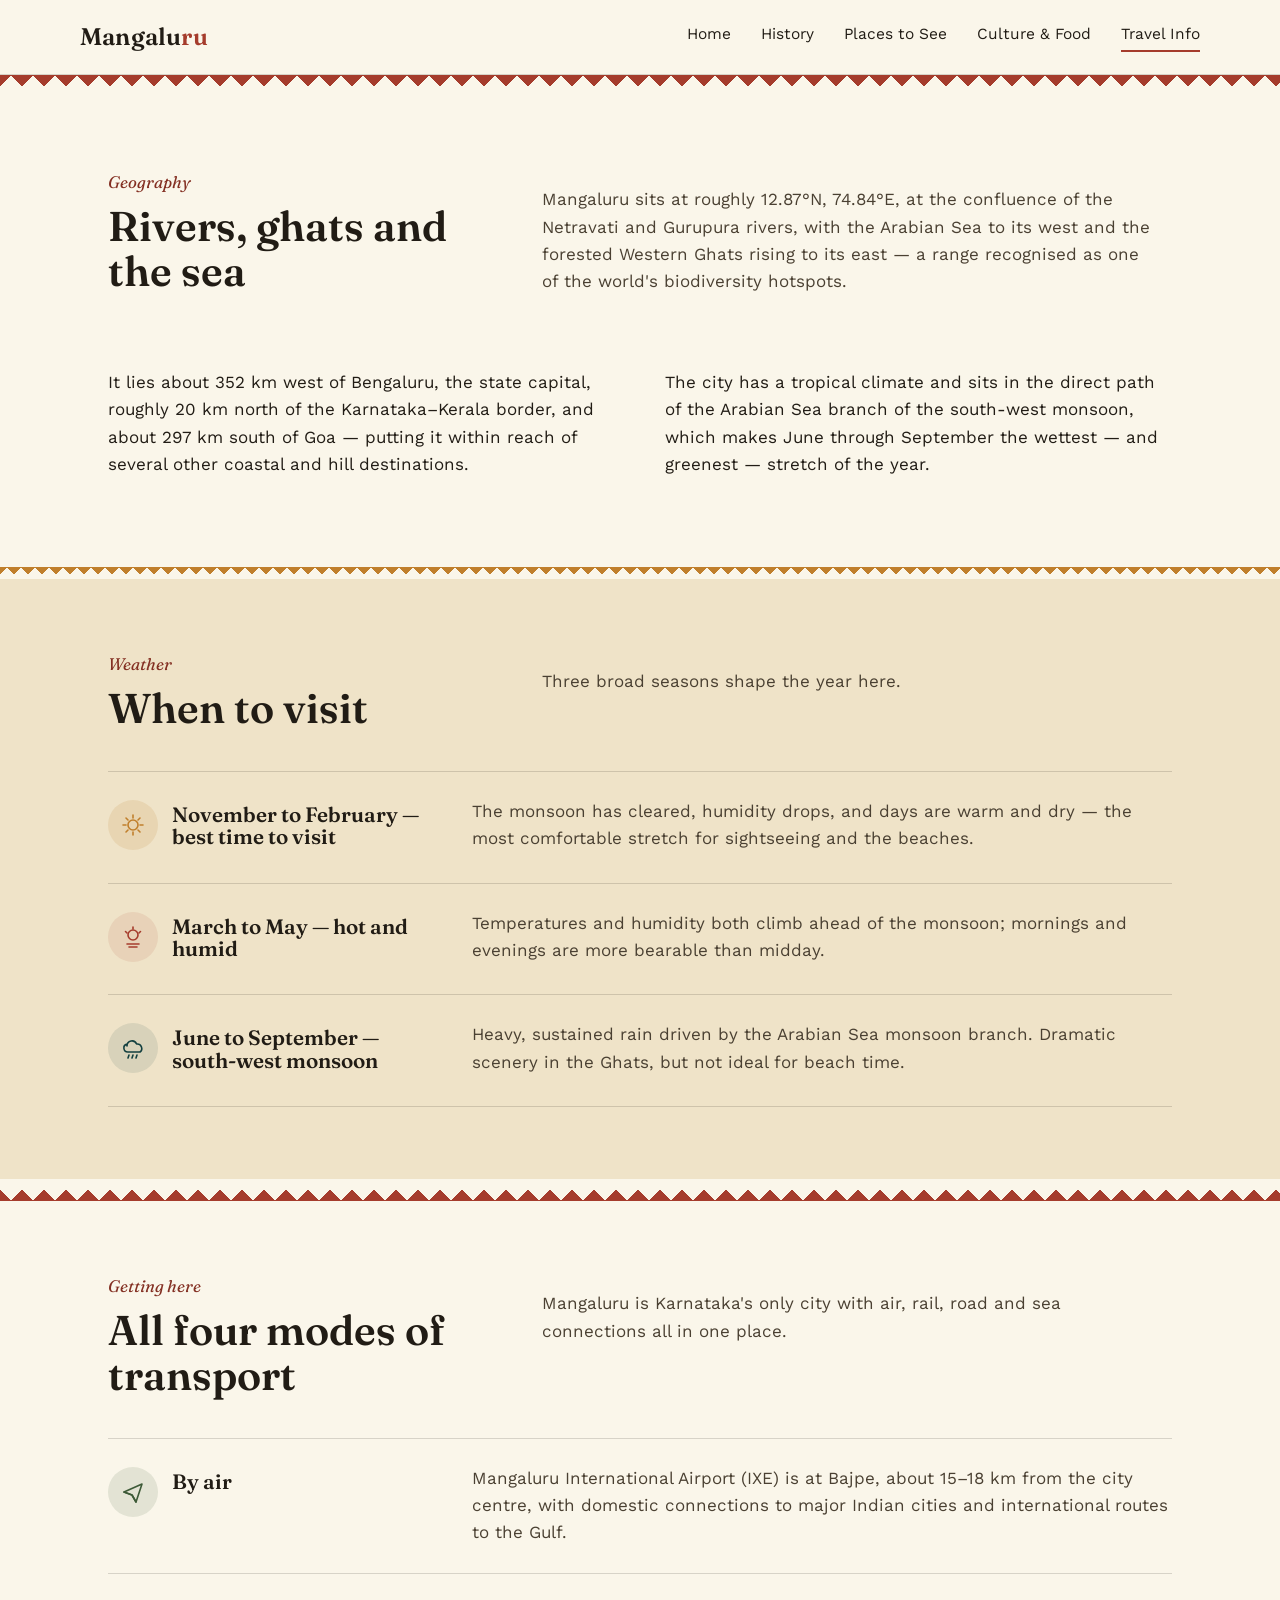
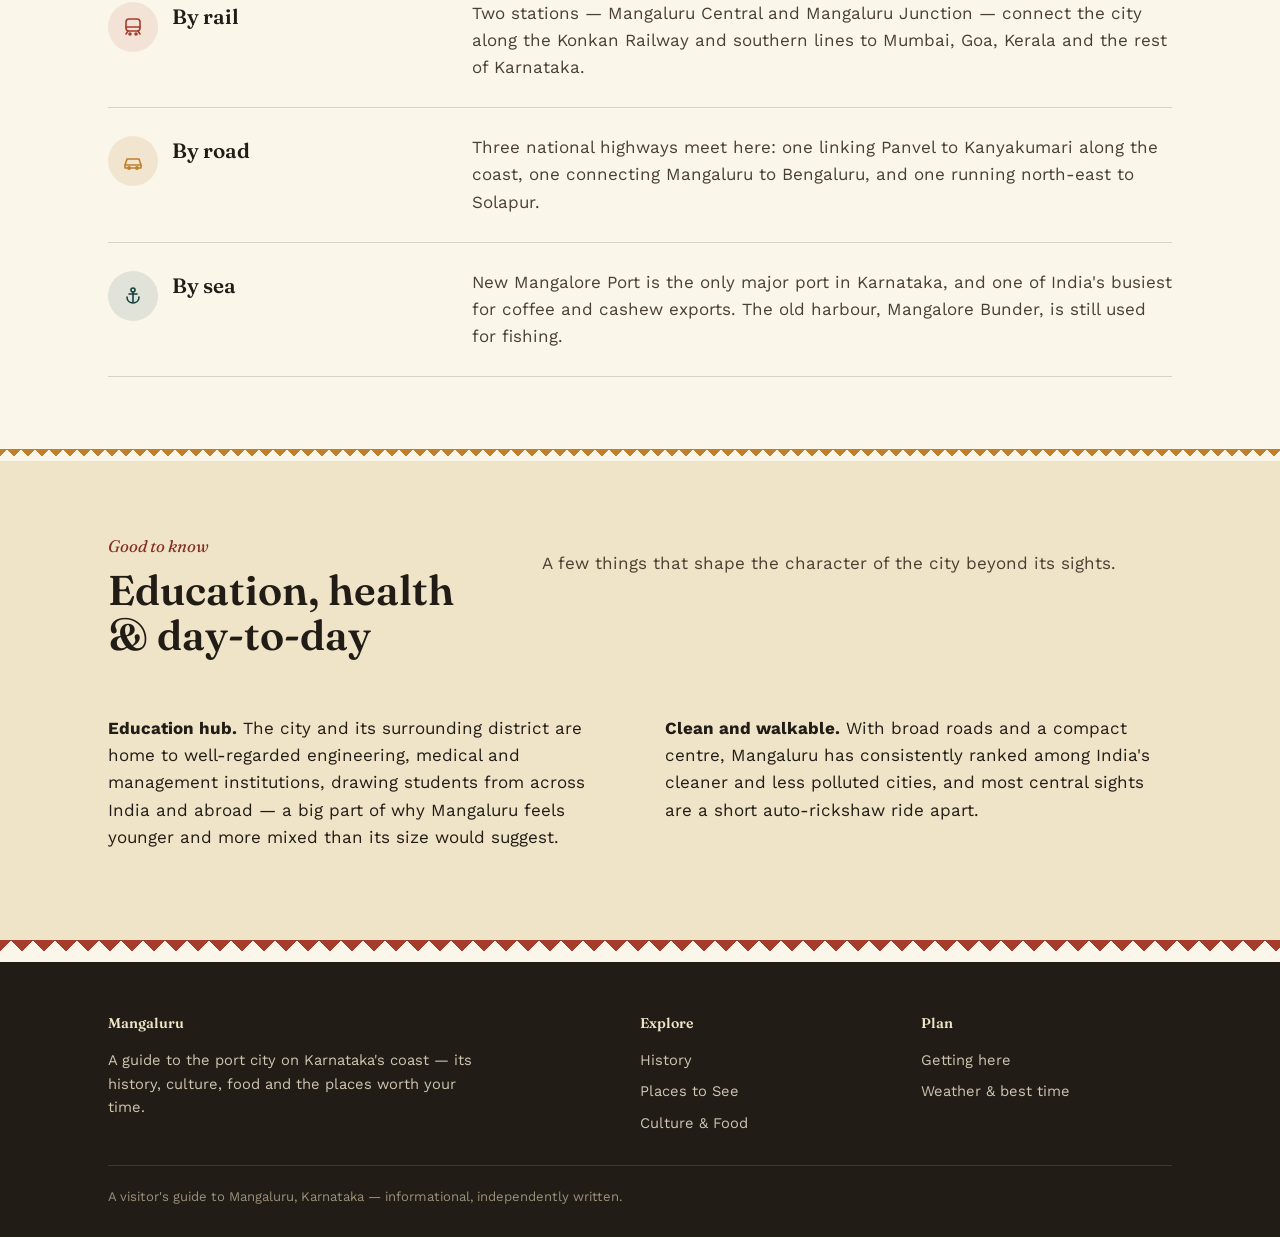
<file: mangaluru-site/travel.html>
<!DOCTYPE html>
<html lang="en">
<head>
<meta charset="UTF-8">
<meta name="viewport" content="width=device-width, initial-scale=1.0">
<title>Travel Info — Getting to Mangaluru</title>
<meta name="description" content="Geography, climate, and how to reach Mangaluru by air, rail, road and sea, plus notes on education and healthcare.">
<link rel="stylesheet" href="css/style.css">
</head>
<body>

<header class="site">
  <div class="container nav-row">
    <a href="index.html" class="brand">Mangalu<span>ru</span></a>
    <button class="nav-toggle" aria-label="Toggle menu">☰</button>
    <nav class="links">
      <a href="index.html">Home</a>
      <a href="history.html">History</a>
      <a href="places.html">Places to See</a>
      <a href="culture.html">Culture &amp; Food</a>
      <a href="travel.html" class="active">Travel Info</a>
    </nav>
  </div>
</header>

<div class="roofline"></div>

<section>
  <div class="container">
    <div class="section-head">
      <div>
        <span class="section-num">Geography</span>
        <h2>Rivers, ghats and the sea</h2>
      </div>
      <p class="desc">Mangaluru sits at roughly 12.87°N, 74.84°E, at the confluence of the Netravati and Gurupura rivers, with the Arabian Sea to its west and the forested Western Ghats rising to its east — a range recognised as one of the world's biodiversity hotspots.</p>
    </div>
    <div class="split">
      <div>
        <p>It lies about 352 km west of Bengaluru, the state capital, roughly 20 km north of the Karnataka–Kerala border, and about 297 km south of Goa — putting it within reach of several other coastal and hill destinations.</p>
      </div>
      <div>
        <p>The city has a tropical climate and sits in the direct path of the Arabian Sea branch of the south-west monsoon, which makes June through September the wettest — and greenest — stretch of the year.</p>
      </div>
    </div>
  </div>
</section>

<div class="roofline ochre thin"></div>

<section class="tint" id="climate">
  <div class="container">
    <div class="section-head">
      <div>
        <span class="section-num">Weather</span>
        <h2>When to visit</h2>
      </div>
      <p class="desc">Three broad seasons shape the year here.</p>
    </div>
    <div class="stack">
      <div class="row-item">
        <div class="ri-head">
          <span class="icon-badge ochre"><svg viewBox="0 0 24 24"><circle cx="12" cy="12" r="5"/><path d="M12 2v3M12 19v3M2 12h3M19 12h3M5 5l2 2M17 17l2 2M19 5l-2 2M7 17l-2 2"/></svg></span>
          <h3>November to February — best time to visit</h3>
        </div>
        <div class="ri-body"><p>The monsoon has cleared, humidity drops, and days are warm and dry — the most comfortable stretch for sightseeing and the beaches.</p></div>
      </div>
      <div class="row-item">
        <div class="ri-head">
          <span class="icon-badge"><svg viewBox="0 0 24 24"><circle cx="12" cy="10" r="5"/><path d="M12 2v2M4.5 6.5l1.5 1.5M19.5 6.5L18 8"/><path d="M6 19h12M8 22h8"/></svg></span>
          <h3>March to May — hot and humid</h3>
        </div>
        <div class="ri-body"><p>Temperatures and humidity both climb ahead of the monsoon; mornings and evenings are more bearable than midday.</p></div>
      </div>
      <div class="row-item">
        <div class="ri-head">
          <span class="icon-badge teal"><svg viewBox="0 0 24 24"><path d="M6 10a5 5 0 019.6-2A4.5 4.5 0 0119 16H7a4 4 0 01-1-7.9z"/><path d="M8 19l-1 3M12 19l-1 3M16 19l-1 3"/></svg></span>
          <h3>June to September — south-west monsoon</h3>
        </div>
        <div class="ri-body"><p>Heavy, sustained rain driven by the Arabian Sea monsoon branch. Dramatic scenery in the Ghats, but not ideal for beach time.</p></div>
      </div>
    </div>
  </div>
</section>

<div class="roofline flip"></div>

<section>
  <div class="container">
    <div class="section-head">
      <div>
        <span class="section-num">Getting here</span>
        <h2>All four modes of transport</h2>
      </div>
      <p class="desc">Mangaluru is Karnataka's only city with air, rail, road and sea connections all in one place.</p>
    </div>

    <div class="stack">
      <div class="row-item">
        <div class="ri-head">
          <span class="icon-badge green"><svg viewBox="0 0 24 24"><path d="M3 12l18-8-6 18-4-7z"/><path d="M15 22l-4-7-8-3"/></svg></span>
          <h3>By air</h3>
        </div>
        <div class="ri-body"><p>Mangaluru International Airport (IXE) is at Bajpe, about 15–18 km from the city centre, with domestic connections to major Indian cities and international routes to the Gulf.</p></div>
      </div>
      <div class="row-item">
        <div class="ri-head">
          <span class="icon-badge"><svg viewBox="0 0 24 24"><rect x="5" y="4" width="14" height="12" rx="3"/><path d="M5 12h14"/><circle cx="9" cy="19" r="1"/><circle cx="15" cy="19" r="1"/><path d="M7 16l-2 3M17 16l2 3"/></svg></span>
          <h3>By rail</h3>
        </div>
        <div class="ri-body"><p>Two stations — Mangaluru Central and Mangaluru Junction — connect the city along the Konkan Railway and southern lines to Mumbai, Goa, Kerala and the rest of Karnataka.</p></div>
      </div>
      <div class="row-item">
        <div class="ri-head">
          <span class="icon-badge ochre"><svg viewBox="0 0 24 24"><path d="M4 16l2-6h12l2 6"/><path d="M4 16h16v3H4z"/><circle cx="8" cy="19" r="1.2"/><circle cx="16" cy="19" r="1.2"/></svg></span>
          <h3>By road</h3>
        </div>
        <div class="ri-body"><p>Three national highways meet here: one linking Panvel to Kanyakumari along the coast, one connecting Mangaluru to Bengaluru, and one running north-east to Solapur.</p></div>
      </div>
      <div class="row-item">
        <div class="ri-head">
          <span class="icon-badge teal"><svg viewBox="0 0 24 24"><circle cx="12" cy="6" r="2"/><path d="M12 8v10"/><path d="M6 13c0 4 3 6 6 6s6-2 6-6"/><path d="M8 10h8"/></svg></span>
          <h3>By sea</h3>
        </div>
        <div class="ri-body"><p>New Mangalore Port is the only major port in Karnataka, and one of India's busiest for coffee and cashew exports. The old harbour, Mangalore Bunder, is still used for fishing.</p></div>
      </div>
    </div>
  </div>
</section>

<div class="roofline ochre thin"></div>

<section class="tint">
  <div class="container">
    <div class="section-head">
      <div>
        <span class="section-num">Good to know</span>
        <h2>Education, health &amp; day-to-day</h2>
      </div>
      <p class="desc">A few things that shape the character of the city beyond its sights.</p>
    </div>
    <div class="split">
      <div>
        <p><strong>Education hub.</strong> The city and its surrounding district are home to well-regarded engineering, medical and management institutions, drawing students from across India and abroad — a big part of why Mangaluru feels younger and more mixed than its size would suggest.</p>
      </div>
      <div>
        <p><strong>Clean and walkable.</strong> With broad roads and a compact centre, Mangaluru has consistently ranked among India's cleaner and less polluted cities, and most central sights are a short auto-rickshaw ride apart.</p>
      </div>
    </div>
  </div>
</section>

<div class="roofline"></div>

<footer>
  <div class="container">
    <div class="foot-grid">
      <div>
        <h5>Mangaluru</h5>
        <p>A guide to the port city on Karnataka's coast — its history, culture, food and the places worth your time.</p>
      </div>
      <div>
        <h5>Explore</h5>
        <nav>
          <a href="history.html">History</a>
          <a href="places.html">Places to See</a>
          <a href="culture.html">Culture &amp; Food</a>
        </nav>
      </div>
      <div>
        <h5>Plan</h5>
        <nav>
          <a href="travel.html">Getting here</a>
          <a href="travel.html#climate">Weather &amp; best time</a>
        </nav>
      </div>
    </div>
    <div class="foot-bottom">A visitor's guide to Mangaluru, Karnataka — informational, independently written.</div>
  </div>
</footer>

<script src="js/script.js"></script>
</body>
</html>
</file>
<file: mangaluru-site/css/style.css>
@import url('https://fonts.googleapis.com/css2?family=Fraunces:ital,opsz,wght@0,9..144,400;0,9..144,500;0,9..144,600;0,9..144,700;1,9..144,500&family=Work+Sans:wght@400;500;600&display=swap');

:root{
  --ink:#211c15;
  --roof:#a53c2c;
  --roof-dark:#832f22;
  --teal:#123f3f;
  --teal-light:#1c5c5c;
  --ochre:#c07f2c;
  --green:#3d5a37;
  --sand:#efe3c8;
  --paper:#faf6ea;
  --line:rgba(33,28,21,0.16);
  --max:1120px;
}

*{box-sizing:border-box;}
html{scroll-behavior:smooth;}
body{
  margin:0;
  background:var(--paper);
  color:var(--ink);
  font-family:'Work Sans', -apple-system, sans-serif;
  font-size:17px;
  line-height:1.6;
  -webkit-font-smoothing:antialiased;
}
img{max-width:100%;display:block;}
a{color:inherit;}

h1,h2,h3,.serif{
  font-family:'Fraunces', Georgia, serif;
  font-weight:600;
  line-height:1.08;
  margin:0;
}

.container{
  max-width:var(--max);
  margin:0 auto;
  padding:0 28px;
}

/* ---------- Roofline divider: a row of terracotta tile peaks ---------- */
.roofline{
  height:22px;
  background-image:
    linear-gradient(135deg, var(--roof) 25%, transparent 25.5%),
    linear-gradient(225deg, var(--roof) 25%, transparent 25.5%);
  background-size:22px 22px;
  background-position:0 0;
  background-repeat:repeat-x;
}
.roofline.flip{
  background-image:
    linear-gradient(45deg, var(--roof) 25%, transparent 25.5%),
    linear-gradient(315deg, var(--roof) 25%, transparent 25.5%);
}
.roofline.thin{height:12px;background-size:14px 14px;}
.roofline.ochre{
  background-image:
    linear-gradient(135deg, var(--ochre) 25%, transparent 25.5%),
    linear-gradient(225deg, var(--ochre) 25%, transparent 25.5%);
}

/* ---------- Nav ---------- */
header.site{
  position:sticky;top:0;z-index:50;
  background:var(--paper);
  border-bottom:1px solid var(--line);
}
.nav-row{
  display:flex;align-items:center;justify-content:space-between;
  padding:18px 0;
}
.brand{
  font-family:'Fraunces',serif;
  font-weight:600;
  font-size:1.5rem;
  text-decoration:none;
  color:var(--ink);
  letter-spacing:0.2px;
}
.brand span{color:var(--roof);}
nav.links{display:flex;gap:30px;}
nav.links a{
  text-decoration:none;
  font-size:0.97rem;
  color:var(--ink);
  padding-bottom:3px;
  border-bottom:2px solid transparent;
  transition:border-color .2s ease, color .2s ease;
}
nav.links a:hover, nav.links a.active{
  border-bottom-color:var(--roof);
}
.nav-toggle{display:none;background:none;border:none;font-size:1.6rem;cursor:pointer;color:var(--ink);}

@media(max-width:760px){
  nav.links{
    position:absolute;top:64px;left:0;right:0;
    background:var(--paper);
    flex-direction:column;
    gap:0;
    border-bottom:1px solid var(--line);
    max-height:0;overflow:hidden;
    transition:max-height .25s ease;
  }
  nav.links.open{max-height:400px;}
  nav.links a{padding:14px 28px;border-bottom:1px solid var(--line);}
  .nav-toggle{display:block;}
}

/* ---------- Hero ---------- */
.hero{
  background:var(--sand);
  overflow:hidden;
  position:relative;
}
.hero-inner{
  max-width:var(--max);
  margin:0 auto;
  padding:64px 28px 0;
  display:grid;
  grid-template-columns:1.15fr 1fr;
  gap:40px;
  align-items:center;
}
.hero h1{
  font-size:clamp(2.6rem, 6vw, 4.4rem);
  color:var(--ink);
}
.hero .kicker{
  font-size:1rem;
  color:var(--roof-dark);
  margin:0 0 10px;
  font-weight:500;
}
.hero p.lede{
  max-width:46ch;
  font-size:1.15rem;
  margin:20px 0 26px;
  color:#3a3327;
}
.hero-cta{
  display:inline-block;
  background:var(--roof);
  color:var(--paper);
  text-decoration:none;
  padding:13px 26px;
  font-size:.98rem;
  font-weight:500;
  border-radius:2px;
}
.hero-cta:hover{background:var(--roof-dark);}

.hero-art{position:relative;height:340px;}
.sun{
  position:absolute;top:10px;right:30px;
  width:110px;height:110px;border-radius:50%;
  background:var(--ochre);
  opacity:.9;
}
.hills{
  position:absolute;bottom:70px;left:0;right:0;height:120px;
  background:
    linear-gradient(135deg, var(--green) 25%, transparent 25.5%),
    linear-gradient(225deg, var(--green) 25%, transparent 25.5%);
  background-size:70px 70px;
  background-position:0 bottom;
  background-repeat:repeat-x;
  opacity:.85;
}
.roofs{
  position:absolute;bottom:40px;left:0;right:0;height:60px;
  background-image:
    linear-gradient(135deg, var(--roof) 25%, transparent 25.5%),
    linear-gradient(225deg, var(--roof) 25%, transparent 25.5%);
  background-size:34px 34px;
  background-position:0 bottom;
  background-repeat:repeat-x;
}
.wave{
  position:absolute;bottom:0;left:0;right:0;height:56px;
}

/* ---------- Quick facts strip ---------- */
.facts{
  display:flex;flex-wrap:wrap;
  border-top:1px solid var(--line);
  border-bottom:1px solid var(--line);
  background:var(--paper);
}
.fact{
  flex:1 1 150px;
  padding:22px 24px;
  border-right:1px solid var(--line);
}
.fact:last-child{border-right:none;}
.fact .label{
  font-size:.78rem;
  color:#6b6252;
  margin-bottom:6px;
}
.fact .value{
  font-family:'Fraunces',serif;
  font-size:1.2rem;
  font-weight:600;
}

/* ---------- Sections ---------- */
section{padding:72px 0;}
section.tint{background:var(--sand);}
.section-head{
  display:grid;
  grid-template-columns:1fr 1.6fr;
  gap:40px;
  margin-bottom:40px;
  align-items:start;
}
.section-head h2{font-size:clamp(2rem,4vw,2.6rem);}
.section-head .desc{max-width:56ch;color:#4a4032;}
.section-num{
  font-family:'Fraunces',serif;
  font-style:italic;
  font-size:1.05rem;
  color:var(--roof-dark);
  margin-bottom:8px;
  display:block;
}

/* icon badges */
.icon-badge{
  width:50px;height:50px;border-radius:50%;
  display:flex;align-items:center;justify-content:center;
  background:rgba(165,60,44,0.1);
  color:var(--roof);
  flex-shrink:0;
}
.icon-badge svg{width:24px;height:24px;stroke:currentColor;fill:none;stroke-width:1.6;stroke-linecap:round;stroke-linejoin:round;}
.icon-badge.teal{background:rgba(18,63,63,0.1);color:var(--teal);}
.icon-badge.ochre{background:rgba(192,127,44,0.14);color:var(--ochre);}
.icon-badge.green{background:rgba(61,90,55,0.12);color:var(--green);}

/* generic row list (used for temples, transport, etc) */
.stack{display:flex;flex-direction:column;}
.row-item{
  display:grid;
  grid-template-columns:1fr 2.1fr;
  gap:30px;
  padding:26px 0;
  border-top:1px solid var(--line);
}
.stack .row-item:last-child{border-bottom:1px solid var(--line);}
.row-item h3{font-size:1.3rem;margin-bottom:8px;}
.row-item p{margin:0;color:#4a4032;}
.ri-head{display:flex;align-items:flex-start;gap:14px;}
.ri-head .icon-badge{margin-top:2px;}
.ri-head h3{padding-top:6px;}
.ri-body{display:flex;flex-direction:column;}
.tag{
  display:inline-block;
  font-size:.75rem;
  color:var(--teal);
  border:1px solid var(--teal);
  border-radius:20px;
  padding:2px 10px;
  margin-top:10px;
}

/* horizontal beach strip */
.hscroll{
  display:flex;
  gap:18px;
  overflow-x:auto;
  padding:6px 0 18px;
  scroll-snap-type:x mandatory;
}
.hscroll::-webkit-scrollbar{height:6px;}
.hscroll::-webkit-scrollbar-thumb{background:var(--line);}
.beach-card{
  flex:0 0 280px;
  scroll-snap-align:start;
  background:var(--teal);
  color:var(--paper);
  padding:26px 22px;
  min-height:200px;
  display:flex;flex-direction:column;justify-content:flex-end;
}
.beach-card:nth-child(2n){background:var(--roof);}
.beach-card:nth-child(3n){background:var(--green);}
.beach-card h4{font-family:'Fraunces',serif;font-size:1.25rem;margin-bottom:8px;font-weight:600;}
.beach-card p{margin:0;font-size:.92rem;opacity:.92;}
.beach-card .icon-badge{
  background:rgba(255,255,255,.18);
  color:#fff;
  margin-bottom:16px;
}

/* timeline (history is a genuine sequence) */
.timeline{border-left:2px solid var(--roof);margin-left:6px;}
.tl-item{
  position:relative;
  padding:2px 0 34px 30px;
}
.tl-item::before{
  content:"";
  position:absolute;left:-7px;top:4px;
  width:12px;height:12px;border-radius:50%;
  background:var(--paper);
  border:2px solid var(--roof);
}
.tl-item .yr{
  font-family:'Fraunces',serif;
  color:var(--roof-dark);
  font-weight:600;
  margin-bottom:4px;
  display:block;
}
.tl-item p{margin:0;color:#4a4032;max-width:62ch;}

/* two-col text */
.split{
  display:grid;
  grid-template-columns:1fr 1fr;
  gap:50px;
}
@media(max-width:760px){
  .split{grid-template-columns:1fr;}
  .section-head{grid-template-columns:1fr;}
  .row-item{grid-template-columns:1fr;gap:8px;}
  .hero-inner{grid-template-columns:1fr;padding-top:40px;}
  .hero-art{height:220px;margin-top:20px;}
}

/* dish list */
.dish{
  display:flex;
  gap:16px;
  border-left:3px solid var(--ochre);
  padding:6px 0 6px 20px;
  margin-bottom:22px;
}
.dish:nth-child(2n){border-left-color:var(--teal);}
.dish:nth-child(3n){border-left-color:var(--roof);}
.dish h4{font-family:'Fraunces',serif;font-size:1.15rem;margin-bottom:4px;font-weight:600;}
.dish p{margin:0;color:#4a4032;font-size:.95rem;}
.dish .icon-badge{width:42px;height:42px;margin-top:2px;}
.dish .icon-badge svg{width:20px;height:20px;}

.pull{
  font-family:'Fraunces',serif;
  font-style:italic;
  font-size:1.5rem;
  line-height:1.35;
  color:var(--teal);
  max-width:34ch;
  margin:0;
}

/* language chips */
.chips{display:flex;flex-wrap:wrap;gap:10px;margin-top:18px;}
.chip{
  border:1px solid var(--line);
  padding:7px 16px;
  font-size:.9rem;
  border-radius:2px;
}

footer{
  background:var(--ink);
  color:var(--sand);
  padding:50px 0 30px;
}
footer .foot-grid{
  display:grid;
  grid-template-columns:2fr 1fr 1fr;
  gap:30px;
  margin-bottom:30px;
}
footer h5{
  font-family:'Fraunces',serif;
  font-weight:600;
  margin:0 0 14px;
  color:var(--sand);
}
footer p{color:#cfc6b2;font-size:.92rem;max-width:42ch;}
footer nav{display:flex;flex-direction:column;gap:8px;}
footer nav a{color:#cfc6b2;text-decoration:none;font-size:.92rem;}
footer nav a:hover{color:var(--paper);}
.foot-bottom{
  border-top:1px solid rgba(255,255,255,.12);
  padding-top:20px;
  font-size:.82rem;
  color:#9a917c;
}
@media(max-width:760px){
  footer .foot-grid{grid-template-columns:1fr;}
}
</file>
